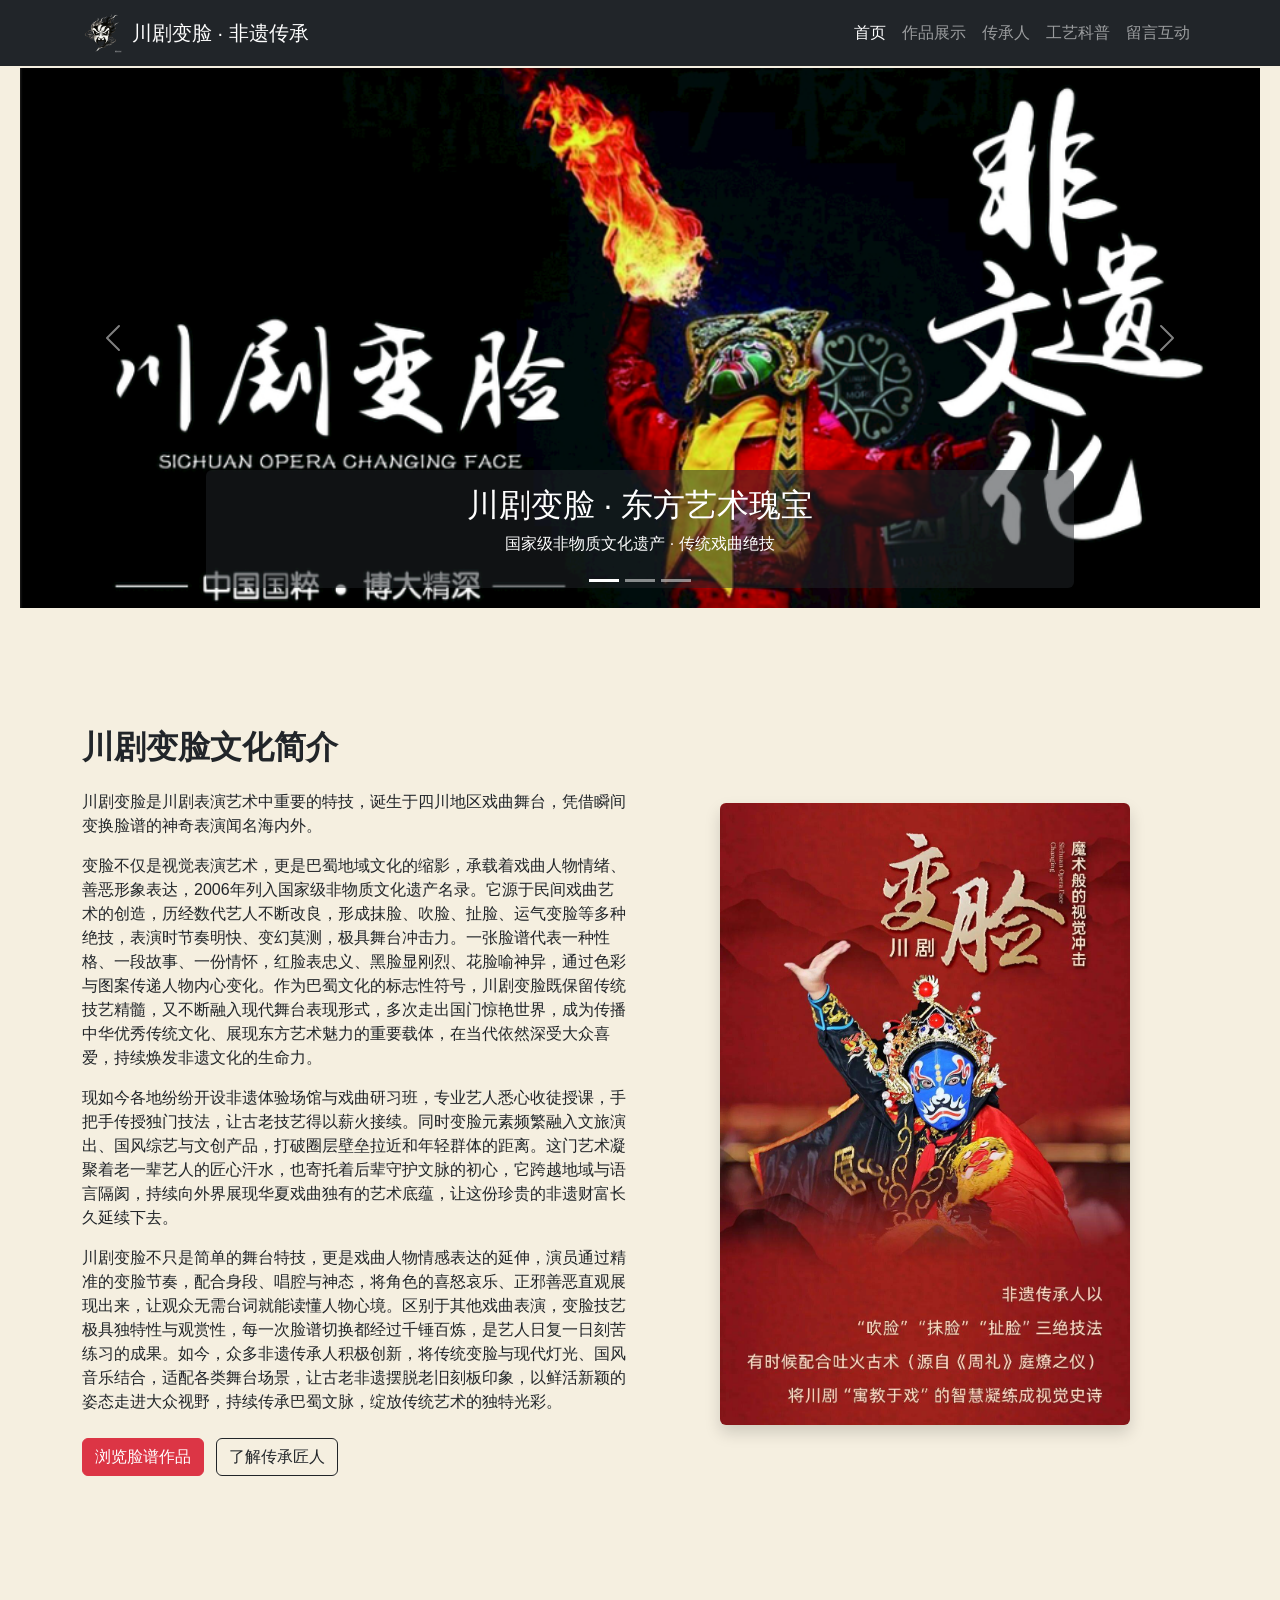
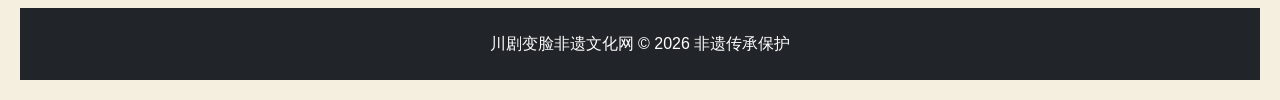
<file: chuanju/index.html>
<!DOCTYPE html>
<html lang="zh-CN">
<head>
  <meta charset="UTF-8">
  <meta name="viewport" content="width=device-width, initial-scale=1.0">
  <title>川剧变脸 - 非遗首页</title>
  <!-- 引入Bootstrap -->
  <link href="https://cdn.jsdelivr.net/npm/bootstrap@5.3.0/dist/css/bootstrap.min.css" rel="stylesheet">
  <!-- 引入独立CSS -->
   <link rel="stylesheet" href="css/index.css">
</head>
<style>
  
</style>
<body>
<!-- 导航栏 -->
<nav id="mainNav" class="navbar navbar-expand-lg navbar-dark bg-dark fixed-top">
  <div class="container">
    <a class="navbar-brand d-flex align-items-center" href="index.html">
      <img src="img/logo.png" alt="川剧变脸Logo" style="height: 40px; margin-right: 10px;">川剧变脸 · 非遗传承</a>
    <button class="navbar-toggler" data-bs-toggle="collapse" data-bs-target="#navbarMenu">
      <span class="navbar-toggler-icon"></span>
    </button>
    <div class="collapse navbar-collapse" id="navbarMenu">
      <ul class="navbar-nav ms-auto">
        <li class="nav-item"><a class="nav-link active" href="index.html">首页</a></li>
        <li class="nav-item"><a class="nav-link" href="works.html">作品展示</a></li>
        <li class="nav-item"><a class="nav-link" href="inheritor.html">传承人</a></li>
        <li class="nav-item"><a class="nav-link" href="craft.html">工艺科普</a></li>
        <li class="nav-item"><a class="nav-link" href="message.html">留言互动</a></li>
      </ul>
    </div>
  </div>
</nav>

<!-- 轮播横幅 -->
<section class="pt-0 mt-5">
  <div id="carouselBanner" class="carousel slide" data-bs-ride="carousel" data-bs-interval="3000">
    <div class="carousel-indicators">
      <button data-bs-target="#carouselBanner" data-bs-slide-to="0" class="active"></button>
      <button data-bs-target="#carouselBanner" data-bs-slide-to="1"></button>
      <button data-bs-target="#carouselBanner" data-bs-slide-to="2"></button>
    </div>
    <div class="carousel-inner">
      <div class="carousel-item active">
        <img src="img/1.png" class="d-block w-100" alt="川剧变脸">
        <div class="carousel-caption d-none d-md-block bg-dark bg-opacity-50 p-3 rounded">
          <h2>川剧变脸 · 东方艺术瑰宝</h2>
          <p>国家级非物质文化遗产 · 传统戏曲绝技</p>
        </div>
      </div>
      <div class="carousel-item">
        <img src="img/2.jpeg" class="d-block w-100" alt="脸谱艺术">
        <div class="carousel-caption d-none d-md-block bg-dark bg-opacity-50 p-3 rounded">
          <h2>千变万化 · 脸谱艺术</h2>
          <p>一张脸谱 一段故事 一种情怀</p>
        </div>
      </div>
      <div class="carousel-item">
        <img src="img/3.jpeg" class="d-block w-100" alt="非遗传承">
        <div class="carousel-caption d-none d-md-block bg-dark bg-opacity-50 p-3 rounded">
          <h2>匠心传承 · 百年技艺</h2>
          <p>让非遗文化活在当代 走向世界</p>
        </div>
      </div>
    </div>
    <button class="carousel-control-prev" data-bs-target="#carouselBanner" data-bs-slide="prev">
      <span class="carousel-control-prev-icon"></span>
    </button>
    <button class="carousel-control-next" data-bs-target="#carouselBanner" data-bs-slide="next">
      <span class="carousel-control-next-icon"></span>
    </button>
  </div>
</section>

<!-- 首页简介 -->
<section class="section">
  <div class="container">
    <div class="row align-items-center">
      <div class="col-lg-6 mb-4">
        <h2 class="fw-bold mb-4">川剧变脸文化简介</h2>
        <p>川剧变脸是川剧表演艺术中重要的特技，诞生于四川地区戏曲舞台，凭借瞬间变换脸谱的神奇表演闻名海内外。</p>
        <p>变脸不仅是视觉表演艺术，更是巴蜀地域文化的缩影，承载着戏曲人物情绪、善恶形象表达，2006年列入国家级非物质文化遗产名录。它源于民间戏曲艺术的创造，历经数代艺人不断改良，形成抹脸、吹脸、扯脸、运气变脸等多种绝技，表演时节奏明快、变幻莫测，极具舞台冲击力。一张脸谱代表一种性格、一段故事、一份情怀，红脸表忠义、黑脸显刚烈、花脸喻神异，通过色彩与图案传递人物内心变化。作为巴蜀文化的标志性符号，川剧变脸既保留传统技艺精髓，又不断融入现代舞台表现形式，多次走出国门惊艳世界，成为传播中华优秀传统文化、展现东方艺术魅力的重要载体，在当代依然深受大众喜爱，持续焕发非遗文化的生命力。</p>
        <p>现如今各地纷纷开设非遗体验场馆与戏曲研习班，专业艺人悉心收徒授课，手把手传授独门技法，让古老技艺得以薪火接续。同时变脸元素频繁融入文旅演出、国风综艺与文创产品，打破圈层壁垒拉近和年轻群体的距离。这门艺术凝聚着老一辈艺人的匠心汗水，也寄托着后辈守护文脉的初心，它跨越地域与语言隔阂，持续向外界展现华夏戏曲独有的艺术底蕴，让这份珍贵的非遗财富长久延续下去。</p>
        <p>川剧变脸不只是简单的舞台特技，更是戏曲人物情感表达的延伸，演员通过精准的变脸节奏，配合身段、唱腔与神态，将角色的喜怒哀乐、正邪善恶直观展现出来，让观众无需台词就能读懂人物心境。区别于其他戏曲表演，变脸技艺极具独特性与观赏性，每一次脸谱切换都经过千锤百炼，是艺人日复一日刻苦练习的成果。如今，众多非遗传承人积极创新，将传统变脸与现代灯光、国风音乐结合，适配各类舞台场景，让古老非遗摆脱老旧刻板印象，以鲜活新颖的姿态走进大众视野，持续传承巴蜀文脉，绽放传统艺术的独特光彩。</p>
        <div class="mt-4">
          <a href="works.html" class="btn btn-danger me-2">浏览脸谱作品</a>
          <a href="inheritor.html" class="btn btn-outline-dark">了解传承匠人</a>
        </div>
      </div>
      <div class="col-lg-6 text-center">
        <img src="img/4.jpeg" class="img-fluid rounded shadow w-75">
      </div>
    </div>
  </div>
</section>

<!-- 页脚 -->
<footer class="text-white text-center py-4 mt-5">
  <div class="container">
    <p class="mb-0">川剧变脸非遗文化网 &copy; 2026 非遗传承保护</p>
  </div>
</footer>

<script src="https://cdn.jsdelivr.net/npm/bootstrap@5.3.0/dist/js/bootstrap.bundle.min.js"></script>
<script src="js/index.js"></script>
</body>
</html>
</file>
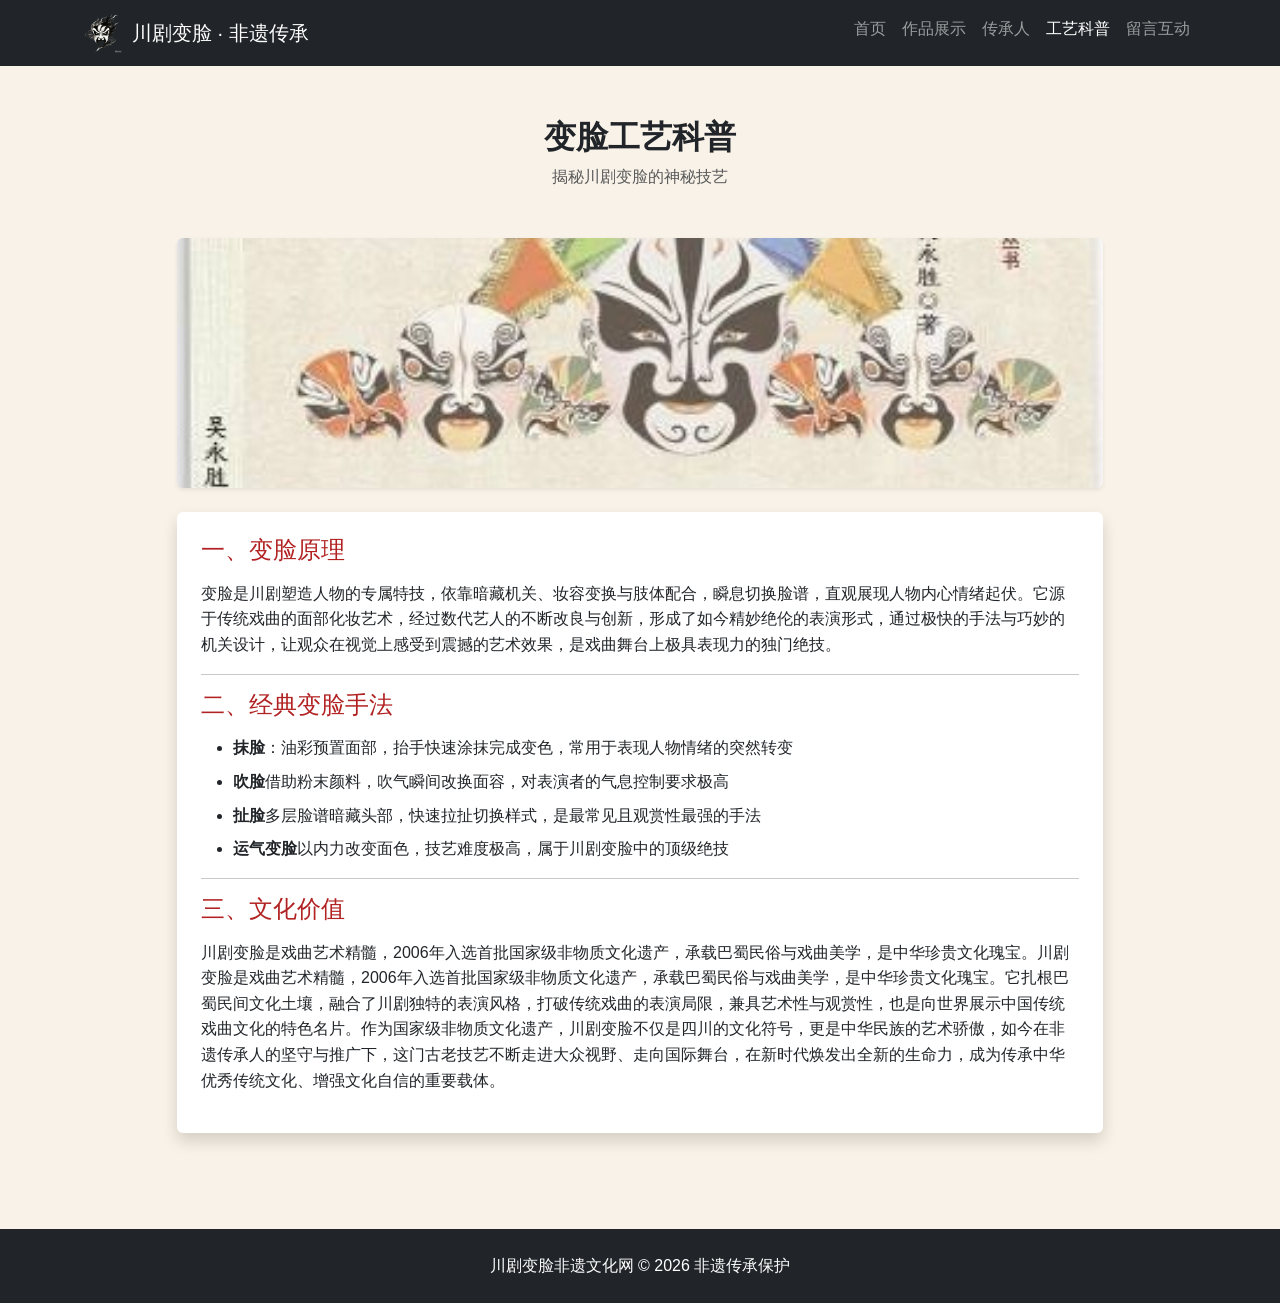
<file: chuanju/craft.html>
<!DOCTYPE html>
<html lang="zh-CN">
<head>
  <meta charset="UTF-8">
  <meta name="viewport" content="width=device-width, initial-scale=1.0">
  <title>非遗工艺科普 - 川剧变脸</title>
  <!-- Bootstrap CSS -->
  <link href="https://cdn.jsdelivr.net/npm/bootstrap@5.3.0/dist/css/bootstrap.min.css" rel="stylesheet">
  <!-- 自定义样式 -->
  <link rel="stylesheet" href="css/craft.css">
</head>

<body>

<!-- 导航栏 -->
<nav id="mainNav" class="navbar navbar-expand-lg navbar-dark bg-dark fixed-top">
  <div class="container">
    <a class="navbar-brand d-flex align-items-center" href="index.html">
      <img src="img/logo.png" alt="川剧变脸Logo" style="height: 40px; margin-right: 10px;">川剧变脸 · 非遗传承</a>
    <button class="navbar-toggler" data-bs-toggle="collapse" data-bs-target="#navbarMenu">
      <span class="navbar-toggler-icon"></span>
    </button>
    <div class="collapse navbar-collapse" id="navbarMenu">
      <ul class="navbar-nav ms-auto">
        <li class="nav-item"><a class="nav-link" href="index.html">首页</a></li>
        <li class="nav-item"><a class="nav-link" href="works.html">作品展示</a></li>
        <li class="nav-item"><a class="nav-link" href="inheritor.html">传承人</a></li>
        <li class="nav-item"><a class="nav-link active" href="craft.html">工艺科普</a></li>
        <li class="nav-item"><a class="nav-link" href="message.html">留言互动</a></li>
      </ul>
    </div>
  </div>
</nav>

<section class="section py-5">
  <div class="container">
    <div class="text-center mb-5">
      <h2 class="fw-bold">变脸工艺科普</h2>
      <p class="text-muted">揭秘川剧变脸的神秘技艺</p>
    </div>

   <div class="row">
  <div class="col-lg-10 mx-auto">
    <div class="img-slider-container">
      <div class="img-slider-wrapper">
        <img src="img/11.jpeg" class="img-fluid" alt="">
        <img src="img/11.jpeg" class="img-fluid" alt="">
      </div>
    </div>
  </div>
</div>

    <div class="row">
      <div class="col-lg-10 mx-auto">
        <div class="p-4 bg-white rounded shadow">
          <h4 class="mb-3">一、变脸原理</h4>
          <p>变脸是川剧塑造人物的专属特技，依靠暗藏机关、妆容变换与肢体配合，瞬息切换脸谱，直观展现人物内心情绪起伏。它源于传统戏曲的面部化妆艺术，经过数代艺人的不断改良与创新，形成了如今精妙绝伦的表演形式，通过极快的手法与巧妙的机关设计，让观众在视觉上感受到震撼的艺术效果，是戏曲舞台上极具表现力的独门绝技。</p>
          <hr>
          <h4 class="mb-3">二、经典变脸手法</h4>
          <ul>
            <li><strong>抹脸</strong>：油彩预置面部，抬手快速涂抹完成变色，常用于表现人物情绪的突然转变</li>
            <li><strong>吹脸</strong>借助粉末颜料，吹气瞬间改换面容，对表演者的气息控制要求极高</li>
            <li><strong>扯脸</strong>多层脸谱暗藏头部，快速拉扯切换样式，是最常见且观赏性最强的手法</li>
            <li><strong>运气变脸</strong>以内力改变面色，技艺难度极高，属于川剧变脸中的顶级绝技</li>
          </ul>
          <hr>
          <h4 class="mb-3">三、文化价值</h4>
          <p>川剧变脸是戏曲艺术精髓，2006年入选首批国家级非物质文化遗产，承载巴蜀民俗与戏曲美学，是中华珍贵文化瑰宝。川剧变脸是戏曲艺术精髓，2006年入选首批国家级非物质文化遗产，承载巴蜀民俗与戏曲美学，是中华珍贵文化瑰宝。它扎根巴蜀民间文化土壤，融合了川剧独特的表演风格，打破传统戏曲的表演局限，兼具艺术性与观赏性，也是向世界展示中国传统戏曲文化的特色名片。作为国家级非物质文化遗产，川剧变脸不仅是四川的文化符号，更是中华民族的艺术骄傲，如今在非遗传承人的坚守与推广下，这门古老技艺不断走进大众视野、走向国际舞台，在新时代焕发出全新的生命力，成为传承中华优秀传统文化、增强文化自信的重要载体。</p>
        </div>
      </div>
    </div>
  </div>
</section>

<footer class="text-white text-center py-4 mt-5">
  <div class="container">
    <p class="mb-0">川剧变脸非遗文化网 &copy; 2026 非遗传承保护</p>
  </div>
</footer>

<script src="https://cdn.jsdelivr.net/npm/bootstrap@5.3.0/dist/js/bootstrap.bundle.min.js"></script>
<script src="js/craft.js"></script>
</body>
</html>
</file>
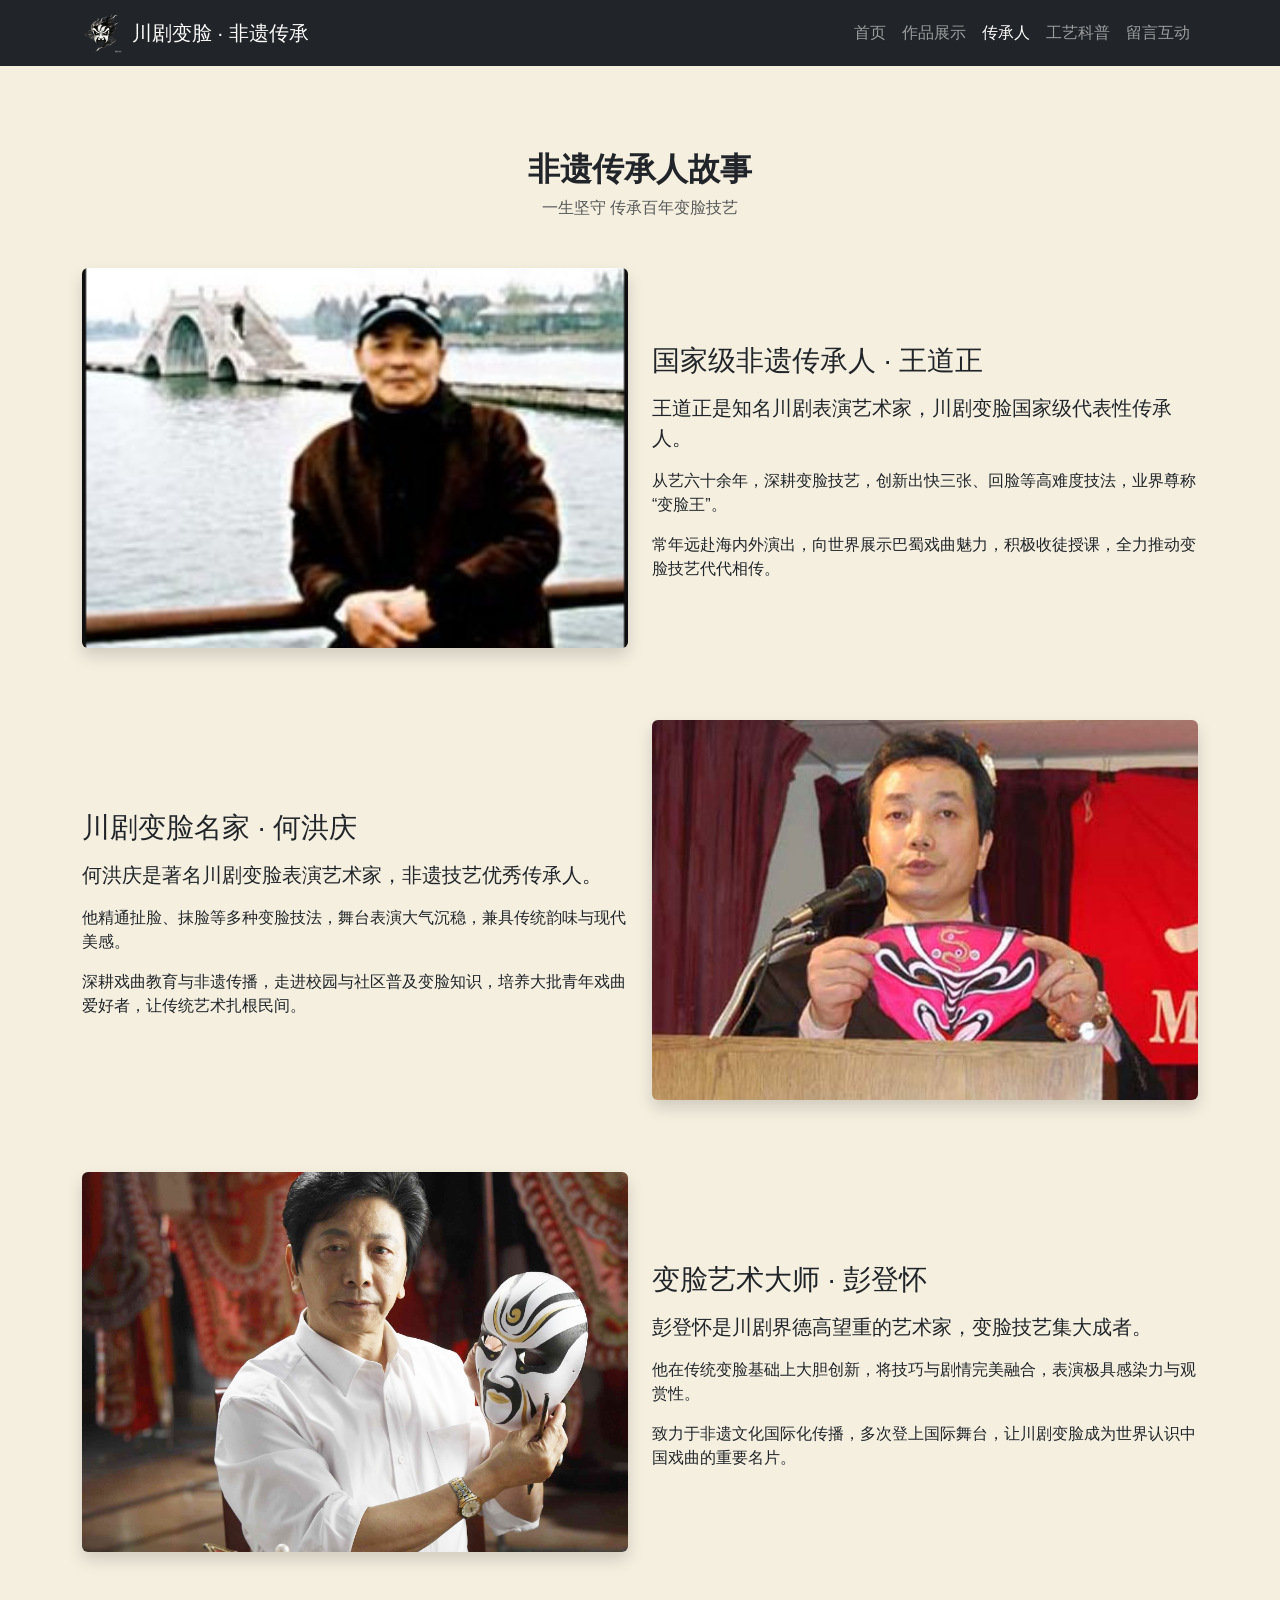
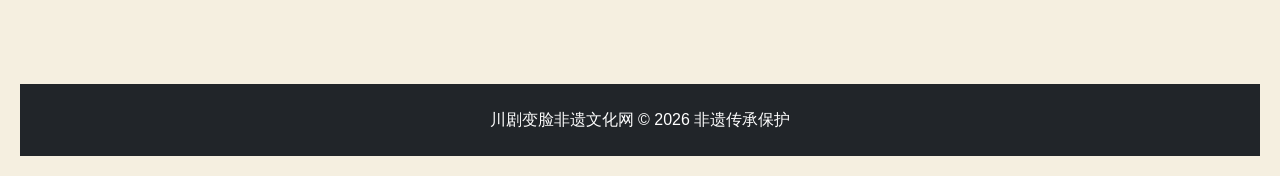
<file: chuanju/inheritor.html>
<!DOCTYPE html>
<html lang="zh-CN">
<head>
  <meta charset="UTF-8">
  <meta name="viewport" content="width=device-width, initial-scale=1.0">
  <title>传承人故事 - 川剧变脸</title>
  <link href="https://cdn.jsdelivr.net/npm/bootstrap@5.3.0/dist/css/bootstrap.min.css" rel="stylesheet">
  <!-- 引入独立样式表 -->
   <link rel="stylesheet" href="css/inheritor.css">
</head>
<body>

<!-- 导航栏 -->
<nav id="mainNav" class="navbar navbar-expand-lg navbar-dark bg-dark fixed-top">
  <div class="container">
   <a class="navbar-brand d-flex align-items-center" href="index.html">
      <img src="img/logo.png" alt="川剧变脸Logo" style="height: 40px; margin-right: 10px;">川剧变脸 · 非遗传承</a>
    <button class="navbar-toggler" data-bs-toggle="collapse" data-bs-target="#navbarMenu">
      <span class="navbar-toggler-icon"></span>
    </button>
    <div class="collapse navbar-collapse" id="navbarMenu">
      <ul class="navbar-nav ms-auto">
        <li class="nav-item"><a class="nav-link" href="index.html">首页</a></li>
        <li class="nav-item"><a class="nav-link" href="works.html">作品展示</a></li>
        <li class="nav-item"><a class="nav-link active" href="inheritor.html">传承人</a></li>
        <li class="nav-item"><a class="nav-link" href="craft.html">工艺科普</a></li>
        <li class="nav-item"><a class="nav-link" href="message.html">留言互动</a></li>
      </ul>
    </div>
  </div>
</nav>

<!-- 传承人1 -->
<section>
  <div class="container">
    <div class="text-center mb-5">
      <h2 class="fw-bold">非遗传承人故事</h2>
      <p class="text-muted">一生坚守 传承百年变脸技艺</p>
    </div>

    <div class="row align-items-center mb-5">
      <div class="col-lg-6 mb-4">
        <img src="img/5.png" class="img-fluid rounded shadow img-pointer" data-bs-toggle="modal" data-bs-target="#imgModal" data-img="https://img0.baidu.com/it/u=1903262913,1641234421&fm=253&fmt=auto" alt="王道正">
      </div>
      <div class="col-lg-6">
        <h3 class="mb-3">国家级非遗传承人 · 王道正</h3>
        <p class="lead">王道正是知名川剧表演艺术家，川剧变脸国家级代表性传承人。</p>
        <p>从艺六十余年，深耕变脸技艺，创新出快三张、回脸等高难度技法，业界尊称“变脸王”。</p>
        <p>常年远赴海内外演出，向世界展示巴蜀戏曲魅力，积极收徒授课，全力推动变脸技艺代代相传。</p>
      </div>
    </div>

    <!-- 传承人2 -->
    <div class="row align-items-center mb-5 flex-lg-row-reverse">
      <div class="col-lg-6 mb-4">
        <img src="img/9.jpeg" class="img-fluid rounded shadow img-pointer" data-bs-toggle="modal" data-bs-target="#imgModal" data-img="https://img2.baidu.com/it/u=2245025097,3517532100&fm=253&fmt=auto" alt="何洪庆">
      </div>
      <div class="col-lg-6">
        <h3 class="mb-3">川剧变脸名家 · 何洪庆</h3>
        <p class="lead">何洪庆是著名川剧变脸表演艺术家，非遗技艺优秀传承人。</p>
        <p>他精通扯脸、抹脸等多种变脸技法，舞台表演大气沉稳，兼具传统韵味与现代美感。</p>
        <p>深耕戏曲教育与非遗传播，走进校园与社区普及变脸知识，培养大批青年戏曲爱好者，让传统艺术扎根民间。</p>
      </div>
    </div>

    <!-- 传承人3 -->
    <div class="row align-items-center">
      <div class="col-lg-6 mb-4">
        <img src="img/10.jpeg" class="img-fluid rounded shadow img-pointer" data-bs-toggle="modal" data-bs-target="#imgModal" data-img="https://img1.baidu.com/it/u=3206026867,1823222209&fm=253&fmt=auto" alt="彭登怀">
      </div>
      <div class="col-lg-6">
        <h3 class="mb-3">变脸艺术大师 · 彭登怀</h3>
        <p class="lead">彭登怀是川剧界德高望重的艺术家，变脸技艺集大成者。</p>
        <p>他在传统变脸基础上大胆创新，将技巧与剧情完美融合，表演极具感染力与观赏性。</p>
        <p>致力于非遗文化国际化传播，多次登上国际舞台，让川剧变脸成为世界认识中国戏曲的重要名片。</p>
      </div>
    </div>
  </div>
</section>
<!-- 页脚 -->
<footer class="text-white text-center py-4 mt-5">
  <div class="container">
    <p class="mb-0">川剧变脸非遗文化网 &copy; 2026 非遗传承保护</p>
  </div>
</footer>

<script src="https://cdn.jsdelivr.net/npm/bootstrap@5.3.0/dist/js/bootstrap.bundle.min.js"></script>
<script src="js/inheritor.js"></script>
</body>
</html>
</file>
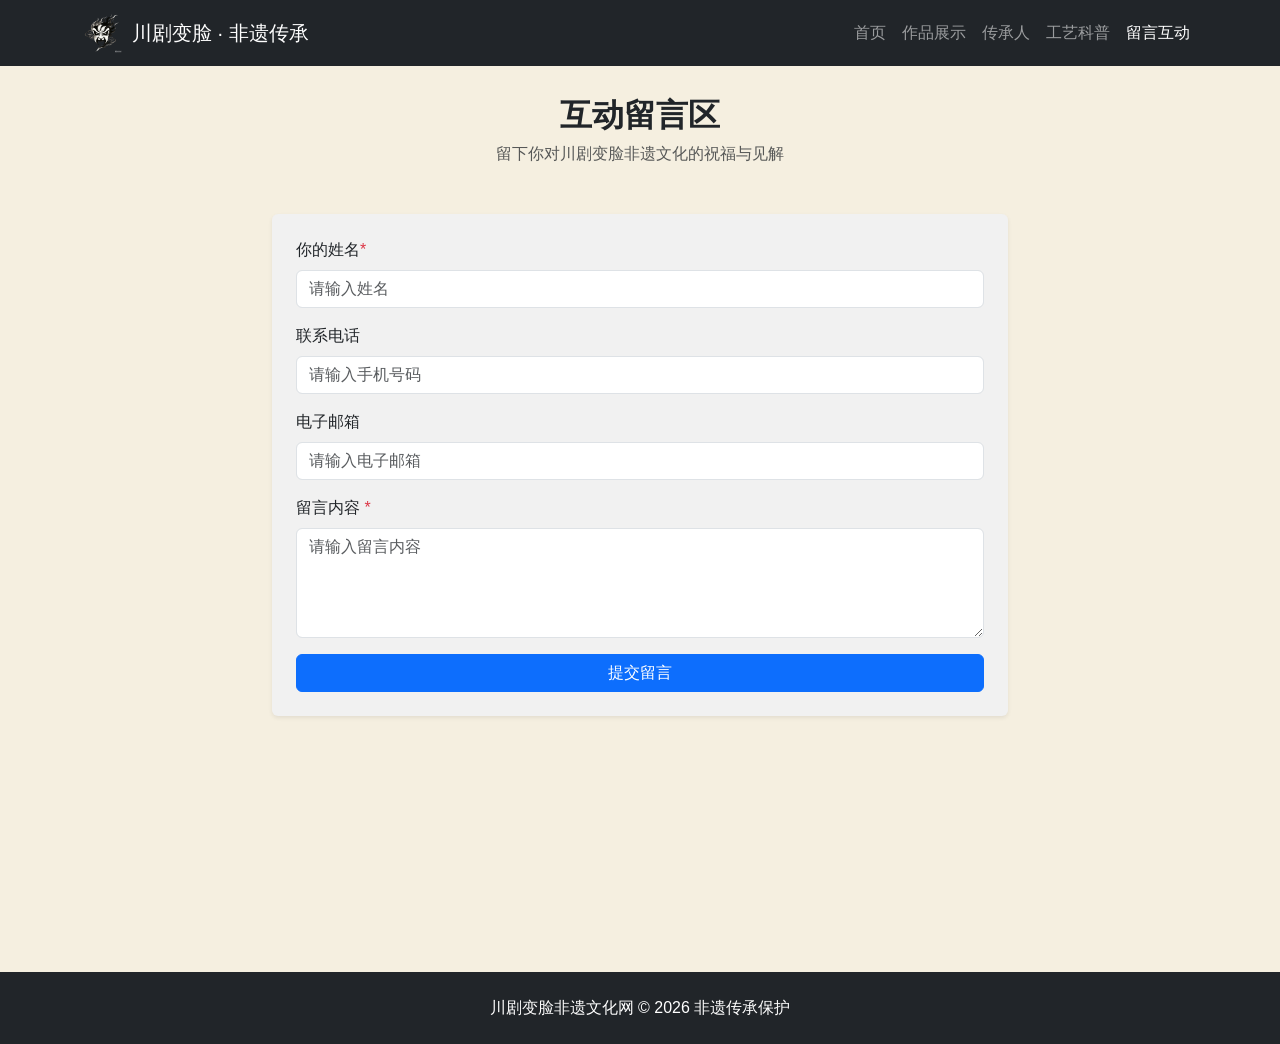
<file: chuanju/message.html>
<!DOCTYPE html>
<html lang="zh-CN">
<head>
  <meta charset="UTF-8">
  <meta name="viewport" content="width=device-width, initial-scale=1.0">
  <title>互动留言 - 川剧变脸</title>
  <link href="https://cdn.jsdelivr.net/npm/bootstrap@5.3.0/dist/css/bootstrap.min.css" rel="stylesheet">
  <link rel="stylesheet" href="css/message.css">
</head>
<body>

<nav id="mainNav" class="navbar navbar-expand-lg navbar-dark bg-dark fixed-top">
  <div class="container">
    <a class="navbar-brand d-flex align-items-center" href="index.html">
      <img src="img/logo.png" alt="川剧变脸Logo" style="height: 40px; margin-right: 10px;">川剧变脸 · 非遗传承</a>
    <button class="navbar-toggler" data-bs-toggle="collapse" data-bs-target="#navbarMenu">
      <span class="navbar-toggler-icon"></span>
    </button>
    <div class="collapse navbar-collapse" id="navbarMenu">
      <ul class="navbar-nav ms-auto">
        <li class="nav-item"><a class="nav-link" href="index.html">首页</a></li>
        <li class="nav-item"><a class="nav-link" href="works.html">作品展示</a></li>
        <li class="nav-item"><a class="nav-link" href="inheritor.html">传承人</a></li>
        <li class="nav-item"><a class="nav-link" href="craft.html">工艺科普</a></li>
        <li class="nav-item"><a class="nav-link active" href="message.html">留言互动</a></li>
      </ul>
    </div>
  </div>
</nav>

<section class="pt-5 mt-5">
  <div class="container">
    <div class="text-center mb-5">
      <h2 class="fw-bold">互动留言区</h2>
      <p class="text-muted">留下你对川剧变脸非遗文化的祝福与见解</p>
    </div>
    <div class="row justify-content-center">
      <div class="col-lg-8">
        <form id="messageForm" class="bg-light p-4 rounded shadow-sm mb-5">
          <div class="mb-3">
            <label class="form-label">你的姓名<span class="text-danger">*</span></label>
            <input type="text" id="name" class="form-control" placeholder="请输入姓名" required>
          </div>
          <div class="mb-3">
            <label class="form-label">联系电话</label>
            <input type="tel" id="phone" class="form-control" placeholder="请输入手机号码">
            <div id="phoneTip" class="invalid-feedback"></div>
          </div>
          <div class="mb-3">
            <label class="form-label">电子邮箱</label>
            <input type="email" id="email" class="form-control" placeholder="请输入电子邮箱">
            <div id="emailTip" class="invalid-feedback"></div>
          </div>
          <div class="mb-3">
            <label class="form-label">留言内容 <span class="text-danger">*</span></label>
            <textarea id="content" class="form-control" rows="4" placeholder="请输入留言内容" required></textarea>
          </div>
          <button type="submit" class="btn btn-primary w-100">提交留言</button>
        </form>


        <div id="msgContainer" class="bg-white rounded shadow-sm p-3"></div>
      </div>
    </div>
  </div>
</section>

<footer class="text-white text-center py-4 mt-5">
  <div class="container">
    <p class="mb-0">川剧变脸非遗文化网 &copy; 2026 非遗传承保护</p>
  </div>
</footer>

<script src="https://cdn.jsdelivr.net/npm/bootstrap@5.3.0/dist/js/bootstrap.bundle.min.js"></script>
<script src="js/message.js"></script>
</body>
</html>
</file>
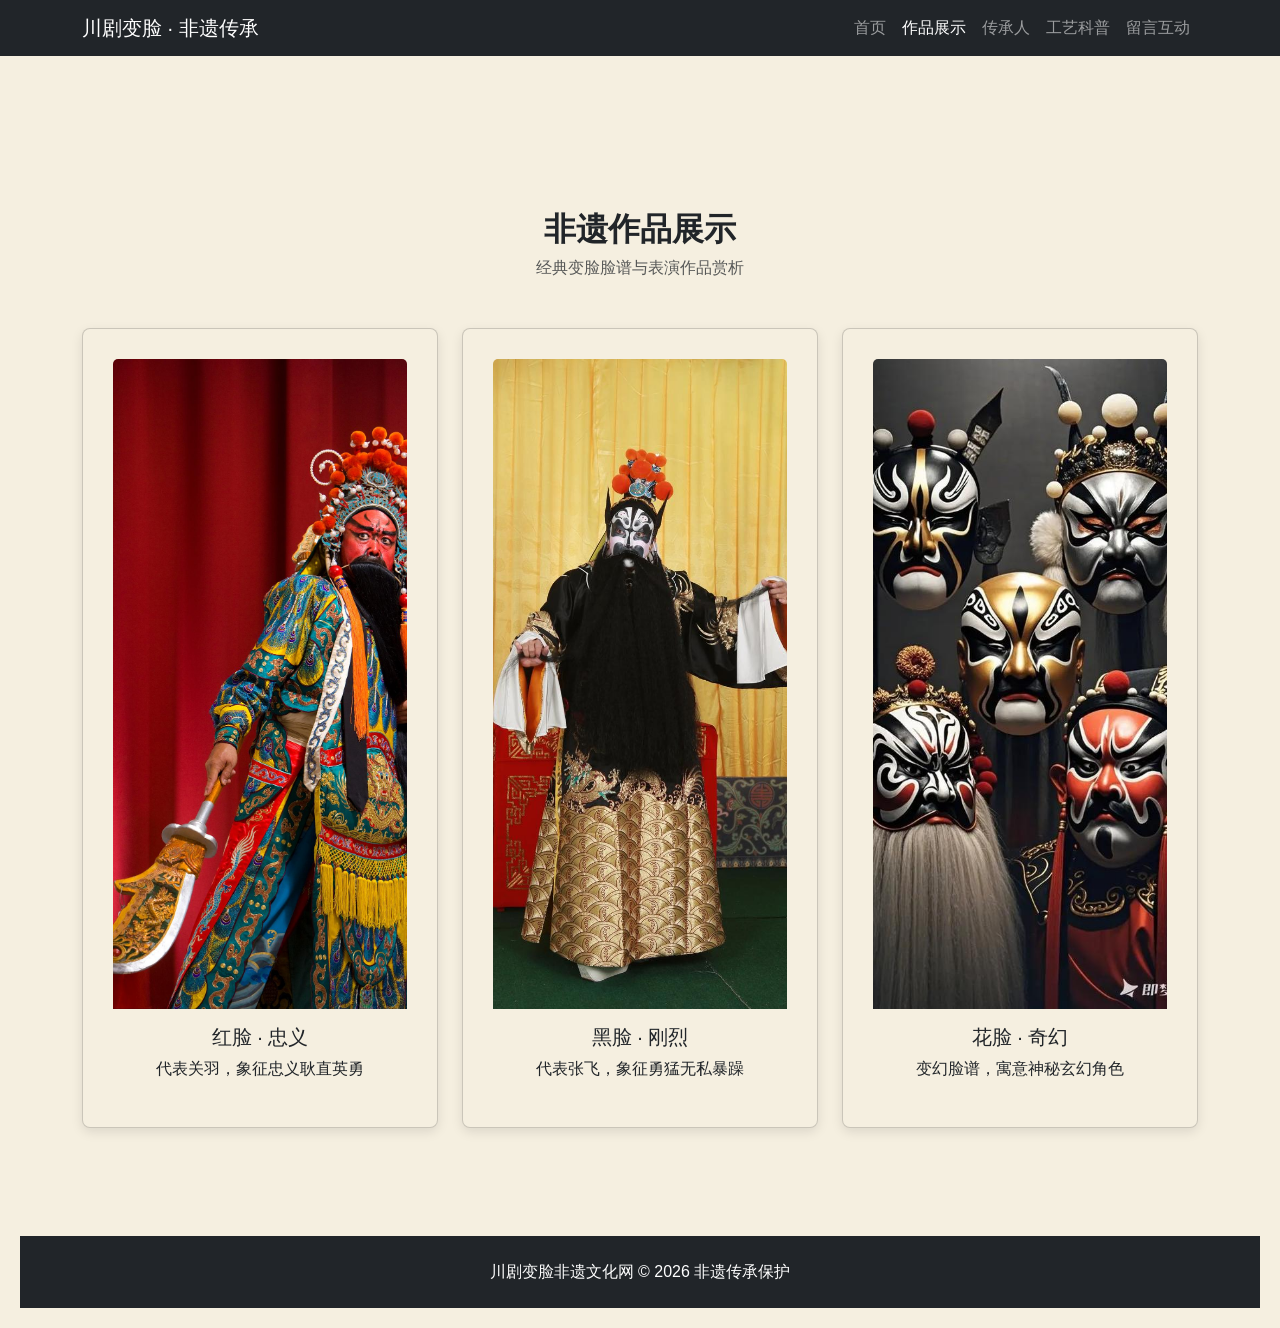
<file: chuanju/works.html>
<!DOCTYPE html>
<html lang="zh-CN">
<head>
  <meta charset="UTF-8">
  <meta name="viewport" content="width=device-width, initial-scale=1.0">
  <title>非遗作品展示 - 川剧变脸</title>
  <link href="https://cdn.jsdelivr.net/npm/bootstrap@5.3.0/dist/css/bootstrap.min.css" rel="stylesheet">
  <!-- 引入独立CSS文件 -->
  <link rel="stylesheet" href="css/works.css">
</head>
<body>

<!-- 导航栏 -->
<nav id="mainNav" class="navbar navbar-expand-lg navbar-dark bg-dark fixed-top">
  <div class="container">
    <a class="navbar-brand" href="index.html">川剧变脸 · 非遗传承</a>
    <button class="navbar-toggler" data-bs-toggle="collapse" data-bs-target="#navbarMenu">
      <span class="navbar-toggler-icon"></span>
    </button>
    <div class="collapse navbar-collapse" id="navbarMenu">
      <ul class="navbar-nav ms-auto">
        <li class="nav-item"><a class="nav-link" href="index.html">首页</a></li>
        <li class="nav-item"><a class="nav-link active" href="works.html">作品展示</a></li>
        <li class="nav-item"><a class="nav-link" href="inheritor.html">传承人</a></li>
        <li class="nav-item"><a class="nav-link" href="craft.html">工艺科普</a></li>
        <li class="nav-item"><a class="nav-link" href="message.html">留言互动</a></li>
      </ul>
    </div>
  </div>
</nav>

<!-- 作品板块 -->
<section class="section">
  <div class="container">
    <div class="text-center mb-5">
      <h2 class="fw-bold">非遗作品展示</h2>
      <p class="text-muted">经典变脸脸谱与表演作品赏析</p>
    </div>
    <div class="row g-4">
      <div class="col-lg-4 col-md-6 col-sm-12">
        <div class="card card-hover">
          <img src="img/6.jpeg" class="card-img-top img-pointer" style="height: 650px; object-fit: cover;" data-bs-toggle="modal" data-bs-target="#imgModal" data-img="https://img2.baidu.com/it/u=4227219349,1701102439&fm=253&fmt=auto" alt="红脸脸谱">
          <div class="card-body text-center">
            <h5 class="card-title">红脸 · 忠义</h5>
            <p class="card-text">代表关羽，象征忠义耿直英勇</p>
          </div>
        </div>
      </div>
      <div class="col-lg-4 col-md-6 col-sm-12">
        <div class="card card-hover">
          <img src="img/7.jpeg" class="card-img-top img-pointer" style="height: 650px; object-fit: cover;" data-bs-toggle="modal" data-bs-target="#imgModal" data-img="https://img0.baidu.com/it/u=1297151929,1092047631&fm=253&fmt=auto" alt="黑脸脸谱">
          <div class="card-body text-center">
            <h5 class="card-title">黑脸 · 刚烈</h5>
            <p class="card-text">代表张飞，象征勇猛无私暴躁</p>
          </div>
        </div>
      </div>
      <div class="col-lg-4 col-md-6 col-sm-12">
        <div class="card card-hover">
          <img src="img/8.jpeg" class="card-img-top img-pointer" style="height: 650px; object-fit: cover;" data-bs-toggle="modal" data-bs-target="#imgModal" data-img="https://img2.baidu.com/it/u=2065432907,3115259191&fm=253&fmt=auto" alt="花脸脸谱">
          <div class="card-body text-center">
            <h5 class="card-title">花脸 · 奇幻</h5>
            <p class="card-text">变幻脸谱，寓意神秘玄幻角色</p>
          </div>
        </div>
      </div>
    </div>
  </div>
</section>

<!-- 页脚 -->
<footer class="text-white text-center py-4 mt-5">
  <div class="container">
    <p class="mb-0">川剧变脸非遗文化网 &copy; 2026 非遗传承保护</p>
  </div>
</footer>

<script src="https://cdn.jsdelivr.net/npm/bootstrap@5.3.0/dist/js/bootstrap.bundle.min.js"></script>
<!-- 引入独立JS文件 -->
<script src="js/works.js"></script>
</body>
</html>
</file>
<file: chuanju/css/index.css>
body {
  scroll-behavior: smooth;
  font-family: "Microsoft YaHei", sans-serif;
}
.navbar-scroll {
  background: rgba(33,37,41,0.9)!important;
  transition: 0.3s;
}
.carousel-item img {
  height: 60vh;
  object-fit: cover;
}
section {
  padding: 60px 0;
}
footer {
  background: #212529;
}
body {
  background-color: #F5EFE0;
  margin: 0;
  padding: 20px;
  font-family: "Microsoft YaHei", sans-serif;
}
.card {
    background-color: #F5EFE0; /* 文字区域背景改为浅米杏色 */
    padding: 30px;
    border-radius: 8px;
    box-shadow: 0 4px 12px rgba(0,0,0,0.1);
    max-width: 900px;
    margin: 0 auto;
}
</file>
<file: chuanju/css/craft.css>
* {
  margin: 0;
  padding: 0;
  box-sizing: border-box;
}

body {
  font-family: "Microsoft YaHei", sans-serif;
  line-height: 1.6;
  padding-top: 70px;
   background-color: #F9F2E8;
}

#mainNav.navbar-scroll {
  background-color: #212529 !important;
  box-shadow: 0 2px 10px rgba(0, 0, 0, 0.2);
  transition: all 0.3s ease;
}

footer {
  background-color: #212529;
}

section {
  min-height: calc(100vh - 200px);
}

h4 {
  color: #b22222;
}

ul li {
  margin-bottom: 8px;
}
/* 图片自动滑动 CSS */
.img-slider-container {
  height: 250px;
  overflow: hidden;
  border-radius: 0.375rem;
  box-shadow: 0 0.125rem 0.25rem rgba(0, 0, 0, 0.075);
  margin-bottom: 1.5rem;
}

.img-slider-wrapper {
  display: flex;
  height: 100%;
  /* 6s = 滑动速度，数字越小越快 */
  animation: slide 6s linear infinite;
}

.img-slider-wrapper img {
  width: 100%;
  height: 100%;
  object-fit: cover;
  flex-shrink: 0;
}

@keyframes slide {
  0% {
    transform: translateX(0);
  }
  100% {
    transform: translateX(-100%);
  }
}
</file>
<file: chuanju/css/inheritor.css>
body {
  scroll-behavior: smooth;
  font-family: "Microsoft YaHei", sans-serif;
}
.navbar-scroll {
  background: rgba(33,37,41,0.9) !important;
  transition: 0.3s;
}
.img-pointer {
  cursor: pointer;
  height: 380px;
  width: 100%;
  object-fit: cover;
  object-position: center;
}
section {
  padding: 60px 0;
  margin-top: 70px;
}
footer {
  background: #212529;
}

body {
            background-color: #F5EFE0;
            margin: 0;
            padding: 20px;
            font-family: "Microsoft YaHei", sans-serif;
        }
.card {
    background-color: #F5EFE0; 
    padding: 30px;
    border-radius: 8px;
    box-shadow: 0 4px 12px rgba(0,0,0,0.1);
    max-width: 900px;
    margin: 0 auto;
}
</file>
<file: chuanju/css/message.css>
body {
  scroll-behavior: smooth;
  font-family: "Microsoft YaHei", sans-serif;
  background-color: #F5EFE0 !important;
  margin: 0;
  padding: 0;
}
.navbar-scroll {
  background-color: #212529 !important;
  box-shadow: 0 2px 10px rgba(0, 0, 0, 0.2);
  transition: 0.3s;
}
section {
  padding: 60px 0;
  margin-top: 70px;
  background-color: #F5EFE0 !important;
}
footer {
  background: #212529;
}

#messageForm {
  background-color: #f1f1f1 !important;
}

#msgContainer {
  min-height: 100px;
  background: transparent !important;
  box-shadow: none !important;
  border-radius: 0 !important;
  padding: 0 !important;
}

.form-control {
  background-color: #ffffff !important;
}
</file>
<file: chuanju/css/works.css>
/* 全局样式 */
body {
  scroll-behavior: smooth;
  font-family: "Microsoft YaHei", sans-serif;
  background-color: #F5EFE0;
  margin: 0;
  padding: 20px;
}

/* 导航滚动样式 */
.navbar-scroll {
  background-color: #212529 !important;
  box-shadow: 0 2px 10px rgba(0, 0, 0, 0.2);
  transition: 0.3s;
}

/* 卡片悬浮动效 + 点击跳动效果 */
.card-hover {
  transition: transform 0.3s ease, box-shadow 0.3s ease;
  cursor: pointer;
}

.card-hover:hover {
  transform: translateY(-8px);
  box-shadow: 0 10px 20px rgba(0,0,0,0.15);
}

.img-pointer {
  cursor: zoom-in;
}

/* 内容与顶部导航间距 */
.section {
  padding-top: 120px;
  padding-bottom: 60px;
}

section {
  padding: 60px 0;
  margin-top: 70px;
}

/* 卡片背景 */
.card {
  background-color: #F5EFE0;
  padding: 30px;
  border-radius: 8px;
  box-shadow: 0 4px 12px rgba(0,0,0,0.1);
  max-width: 900px;
  margin: 0 auto;
}

/* 页脚 */
footer {
  background-color: #212529;
}

/* 留言区域样式 */
#msgContainer {
  min-height: 100px;
}
</file>
